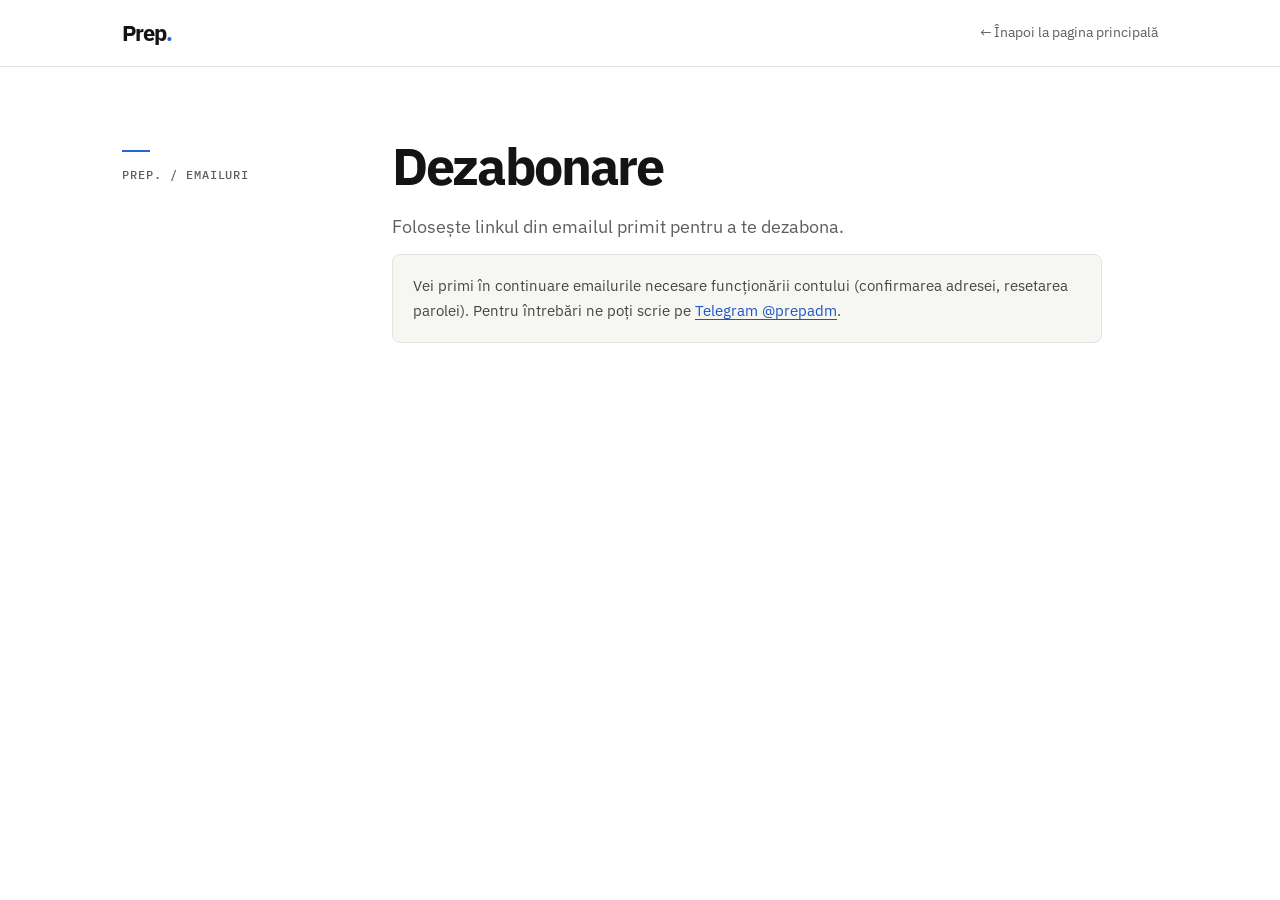
<file: dezabonare.html>
<!doctype html>
<html lang="ro">
<head>
<meta charset="utf-8">
<meta name="viewport" content="width=device-width,initial-scale=1">
<meta name="robots" content="noindex">
<title>Dezabonare | Prep.</title>
<link rel="preconnect" href="https://fonts.googleapis.com">
<link rel="preconnect" href="https://fonts.gstatic.com" crossorigin>
<link href="https://fonts.googleapis.com/css2?family=IBM+Plex+Mono:wght@400;500;600&family=IBM+Plex+Sans:wght@400;500;600;700&display=swap" rel="stylesheet">
<link rel="stylesheet" href="legal.css">
</head>
<body>
<header class="legal-nav"><div class="legal-nav-inner"><a class="legal-brand" href="./" aria-label="Prep. — pagina principală">Prep<span>.</span></a><a class="legal-back" href="./">← Înapoi la pagina principală</a></div></header>
<main class="legal-main"><div class="legal-layout"><div class="legal-kicker">Prep. / Emailuri</div><article class="legal-content">
<h1 id="t">Dezabonare</h1>
<p class="legal-lead" id="m">Se verifică…</p>
<div class="legal-note">Vei primi în continuare emailurile necesare funcționării contului (confirmarea adresei, resetarea parolei). Pentru întrebări ne poți scrie pe <a href="https://t.me/prepadm" target="_blank" rel="noopener noreferrer">Telegram @prepadm</a>.</div>
</article></div></main>
<script>
(function(){
  var ok=new URLSearchParams(location.search).get('status');
  var t=document.getElementById('t'),m=document.getElementById('m');
  if(ok==='ok'){t.textContent='Te-ai dezabonat';m.textContent='Nu vei mai primi mesajele de reamintire de la Prep.';}
  else if(ok==='error'){t.textContent='Nu am putut procesa cererea';m.textContent='Linkul este invalid sau a expirat. Scrie-ne pe Telegram și te dezabonăm manual.';}
  else{t.textContent='Dezabonare';m.textContent='Folosește linkul din emailul primit pentru a te dezabona.';}
})();
</script>
</body>
</html>
</file>
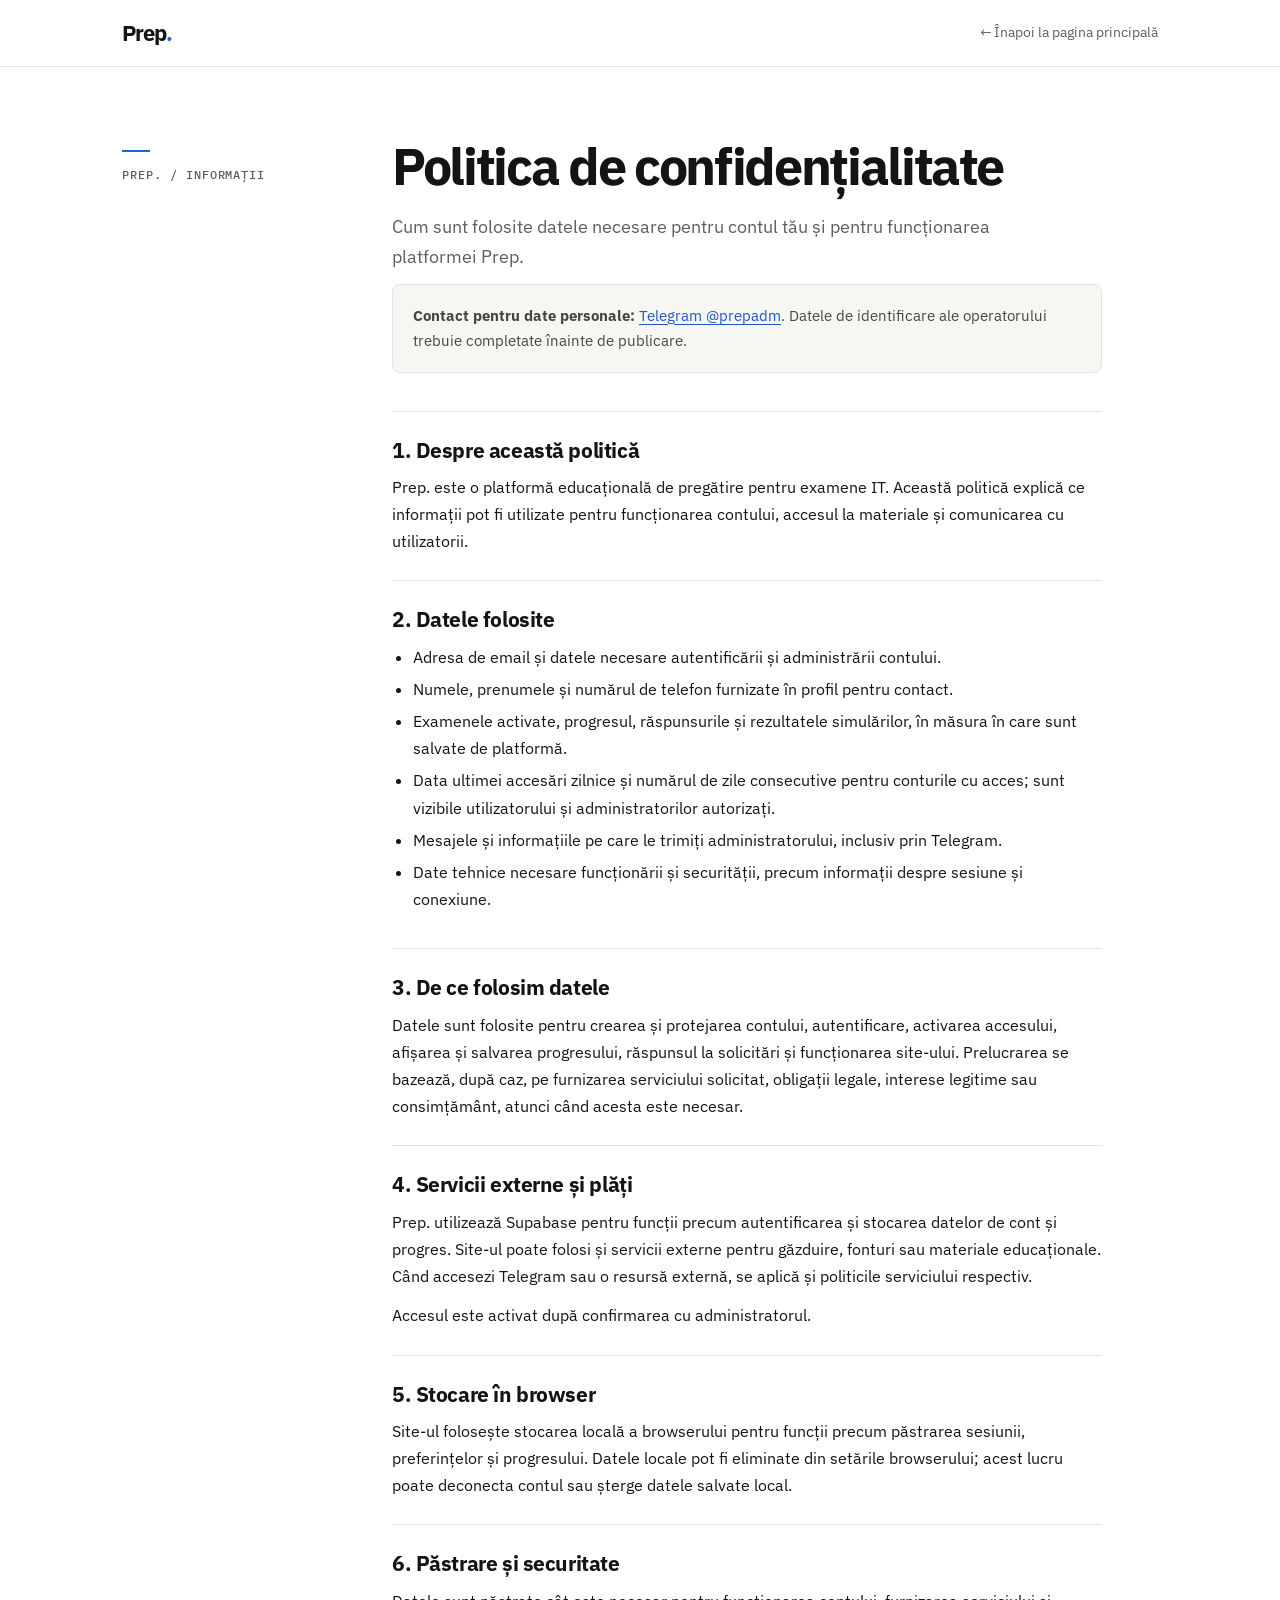
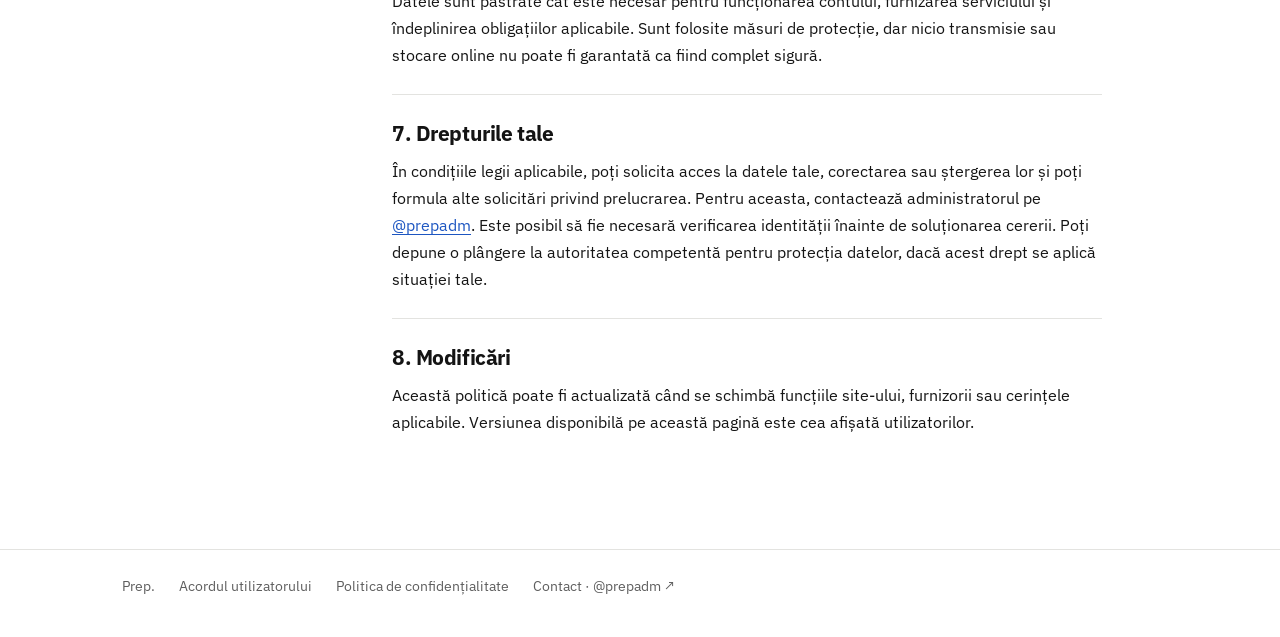
<file: politica-de-confidentialitate.html>
<!doctype html>
<html lang="ro">
<head>
<meta charset="utf-8">
<meta name="viewport" content="width=device-width,initial-scale=1">
<meta name="referrer" content="strict-origin-when-cross-origin">
<title>Politica de confidențialitate | Prep.</title>
<meta name="description" content="Cum sunt folosite datele necesare pentru contul tău și pentru funcționarea platformei Prep.">
<link rel="preconnect" href="https://fonts.googleapis.com">
<link rel="preconnect" href="https://fonts.gstatic.com" crossorigin>
<link href="https://fonts.googleapis.com/css2?family=IBM+Plex+Mono:wght@400;500;600&family=IBM+Plex+Sans:wght@400;500;600;700&display=swap" rel="stylesheet">
<link rel="stylesheet" href="legal.css">
</head>
<body>
<header class="legal-nav"><div class="legal-nav-inner"><a class="legal-brand" href="./" aria-label="Prep — pagina principală">Prep<span>.</span></a><a class="legal-back" href="./">← Înapoi la pagina principală</a></div></header>
<main class="legal-main"><div class="legal-layout"><div class="legal-kicker">Prep. / Informații</div><article class="legal-content">
<h1>Politica de confidențialitate</h1><p class="legal-lead">Cum sunt folosite datele necesare pentru contul tău și pentru funcționarea platformei Prep.</p>
<div class="legal-note"><strong>Contact pentru date personale:</strong> <a href="https://t.me/prepadm" target="_blank" rel="noopener noreferrer">Telegram @prepadm</a>. Datele de identificare ale operatorului trebuie completate înainte de publicare.</div>
<section><h2>1. Despre această politică</h2><p>Prep. este o platformă educațională de pregătire pentru examene IT. Această politică explică ce informații pot fi utilizate pentru funcționarea contului, accesul la materiale și comunicarea cu utilizatorii.</p></section>
<section><h2>2. Datele folosite</h2><ul><li>Adresa de email și datele necesare autentificării și administrării contului.</li><li>Numele, prenumele și numărul de telefon furnizate în profil pentru contact.</li><li>Examenele activate, progresul, răspunsurile și rezultatele simulărilor, în măsura în care sunt salvate de platformă.</li><li>Data ultimei accesări zilnice și numărul de zile consecutive pentru conturile cu acces; sunt vizibile utilizatorului și administratorilor autorizați.</li><li>Mesajele și informațiile pe care le trimiți administratorului, inclusiv prin Telegram.</li><li>Date tehnice necesare funcționării și securității, precum informații despre sesiune și conexiune.</li></ul></section>
<section><h2>3. De ce folosim datele</h2><p>Datele sunt folosite pentru crearea și protejarea contului, autentificare, activarea accesului, afișarea și salvarea progresului, răspunsul la solicitări și funcționarea site-ului. Prelucrarea se bazează, după caz, pe furnizarea serviciului solicitat, obligații legale, interese legitime sau consimțământ, atunci când acesta este necesar.</p></section>
<section><h2>4. Servicii externe și plăți</h2><p>Prep. utilizează Supabase pentru funcții precum autentificarea și stocarea datelor de cont și progres. Site-ul poate folosi și servicii externe pentru găzduire, fonturi sau materiale educaționale. Când accesezi Telegram sau o resursă externă, se aplică și politicile serviciului respectiv.</p><p>Accesul este activat după confirmarea cu administratorul.</p></section>
<section><h2>5. Stocare în browser</h2><p>Site-ul folosește stocarea locală a browserului pentru funcții precum păstrarea sesiunii, preferințelor și progresului. Datele locale pot fi eliminate din setările browserului; acest lucru poate deconecta contul sau șterge datele salvate local.</p></section>
<section><h2>6. Păstrare și securitate</h2><p>Datele sunt păstrate cât este necesar pentru funcționarea contului, furnizarea serviciului și îndeplinirea obligațiilor aplicabile. Sunt folosite măsuri de protecție, dar nicio transmisie sau stocare online nu poate fi garantată ca fiind complet sigură.</p></section>
<section><h2>7. Drepturile tale</h2><p>În condițiile legii aplicabile, poți solicita acces la datele tale, corectarea sau ștergerea lor și poți formula alte solicitări privind prelucrarea. Pentru aceasta, contactează administratorul pe <a href="https://t.me/prepadm" target="_blank" rel="noopener noreferrer">@prepadm</a>. Este posibil să fie necesară verificarea identității înainte de soluționarea cererii. Poți depune o plângere la autoritatea competentă pentru protecția datelor, dacă acest drept se aplică situației tale.</p></section>
<section><h2>8. Modificări</h2><p>Această politică poate fi actualizată când se schimbă funcțiile site-ului, furnizorii sau cerințele aplicabile. Versiunea disponibilă pe această pagină este cea afișată utilizatorilor.</p></section>
</article></div></main>
<footer class="legal-footer"><div class="legal-footer-inner"><a href="./">Prep.</a><a href="termeni-si-conditii.html">Acordul utilizatorului</a><a href="politica-de-confidentialitate.html">Politica de confidențialitate</a><a href="https://t.me/prepadm" target="_blank" rel="noopener noreferrer">Contact · @prepadm ↗</a></div></footer>
</body></html>
</file>
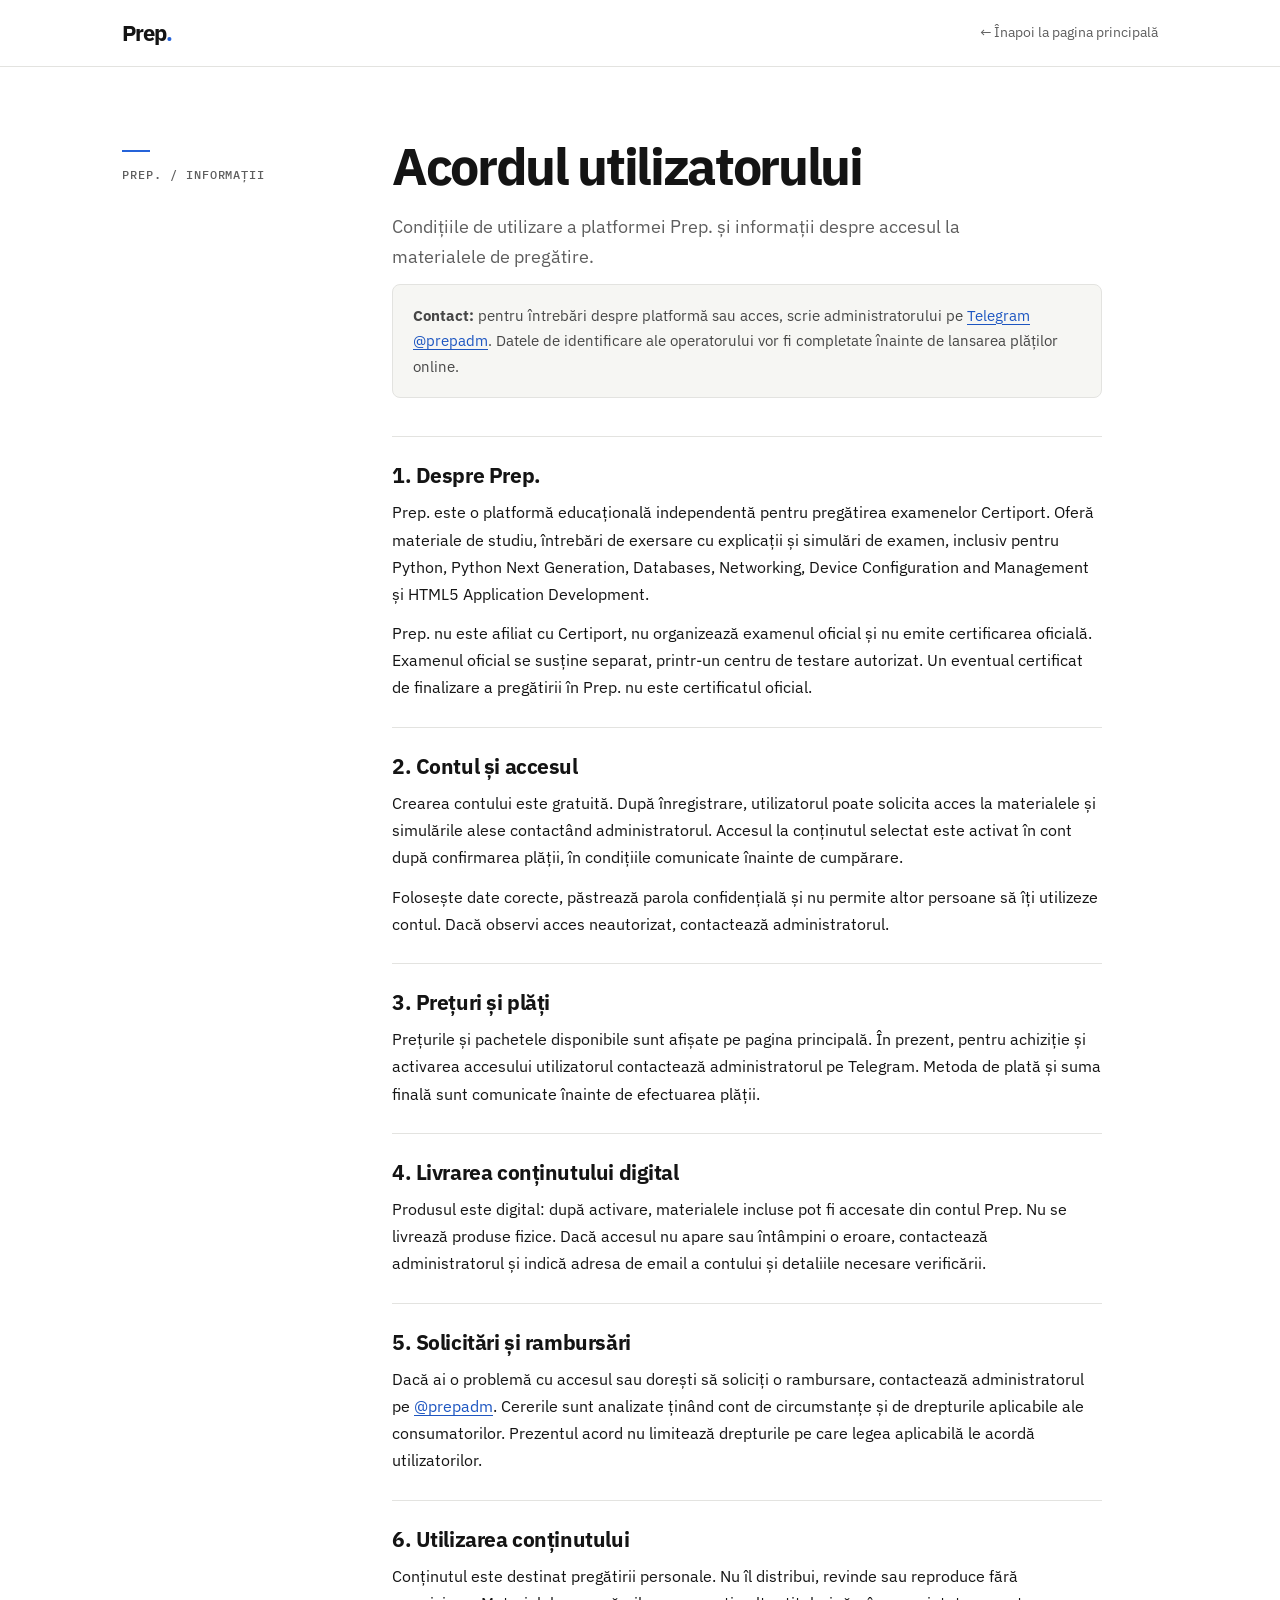
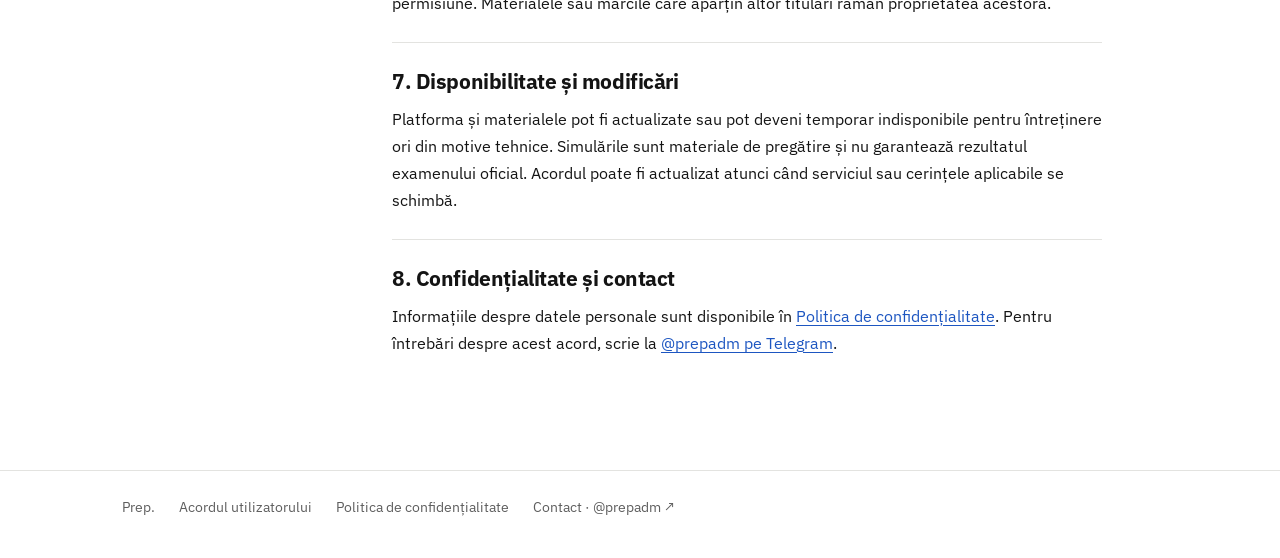
<file: termeni-si-conditii.html>
<!doctype html>
<html lang="ro">
<head>
<meta charset="utf-8">
<meta name="viewport" content="width=device-width,initial-scale=1">
<meta name="referrer" content="strict-origin-when-cross-origin">
<title>Acordul utilizatorului | Prep.</title>
<meta name="description" content="Condițiile de utilizare a platformei Prep. și informații despre accesul la materialele de pregătire.">
<link rel="preconnect" href="https://fonts.googleapis.com">
<link rel="preconnect" href="https://fonts.gstatic.com" crossorigin>
<link href="https://fonts.googleapis.com/css2?family=IBM+Plex+Mono:wght@400;500;600&family=IBM+Plex+Sans:wght@400;500;600;700&display=swap" rel="stylesheet">
<link rel="stylesheet" href="legal.css">
</head>
<body>
<header class="legal-nav"><div class="legal-nav-inner"><a class="legal-brand" href="./" aria-label="Prep — pagina principală">Prep<span>.</span></a><a class="legal-back" href="./">← Înapoi la pagina principală</a></div></header>
<main class="legal-main"><div class="legal-layout"><div class="legal-kicker">Prep. / Informații</div><article class="legal-content">
<h1>Acordul utilizatorului</h1><p class="legal-lead">Condițiile de utilizare a platformei Prep. și informații despre accesul la materialele de pregătire.</p>
<div class="legal-note"><strong>Contact:</strong> pentru întrebări despre platformă sau acces, scrie administratorului pe <a href="https://t.me/prepadm" target="_blank" rel="noopener noreferrer">Telegram @prepadm</a>. Datele de identificare ale operatorului vor fi completate înainte de lansarea plăților online.</div>
<section><h2>1. Despre Prep.</h2><p>Prep. este o platformă educațională independentă pentru pregătirea examenelor Certiport. Oferă materiale de studiu, întrebări de exersare cu explicații și simulări de examen, inclusiv pentru Python, Python Next Generation, Databases, Networking, Device Configuration and Management și HTML5 Application Development.</p><p>Prep. nu este afiliat cu Certiport, nu organizează examenul oficial și nu emite certificarea oficială. Examenul oficial se susține separat, printr-un centru de testare autorizat. Un eventual certificat de finalizare a pregătirii în Prep. nu este certificatul oficial.</p></section>
<section><h2>2. Contul și accesul</h2><p>Crearea contului este gratuită. După înregistrare, utilizatorul poate solicita acces la materialele și simulările alese contactând administratorul. Accesul la conținutul selectat este activat în cont după confirmarea plății, în condițiile comunicate înainte de cumpărare.</p><p>Folosește date corecte, păstrează parola confidențială și nu permite altor persoane să îți utilizeze contul. Dacă observi acces neautorizat, contactează administratorul.</p></section>
<section><h2>3. Prețuri și plăți</h2><p>Prețurile și pachetele disponibile sunt afișate pe pagina principală. În prezent, pentru achiziție și activarea accesului utilizatorul contactează administratorul pe Telegram. Metoda de plată și suma finală sunt comunicate înainte de efectuarea plății.</p></section>
<section><h2>4. Livrarea conținutului digital</h2><p>Produsul este digital: după activare, materialele incluse pot fi accesate din contul Prep. Nu se livrează produse fizice. Dacă accesul nu apare sau întâmpini o eroare, contactează administratorul și indică adresa de email a contului și detaliile necesare verificării.</p></section>
<section><h2>5. Solicitări și rambursări</h2><p>Dacă ai o problemă cu accesul sau dorești să soliciți o rambursare, contactează administratorul pe <a href="https://t.me/prepadm" target="_blank" rel="noopener noreferrer">@prepadm</a>. Cererile sunt analizate ținând cont de circumstanțe și de drepturile aplicabile ale consumatorilor. Prezentul acord nu limitează drepturile pe care legea aplicabilă le acordă utilizatorilor.</p></section>
<section><h2>6. Utilizarea conținutului</h2><p>Conținutul este destinat pregătirii personale. Nu îl distribui, revinde sau reproduce fără permisiune. Materialele sau mărcile care aparțin altor titulari rămân proprietatea acestora.</p></section>
<section><h2>7. Disponibilitate și modificări</h2><p>Platforma și materialele pot fi actualizate sau pot deveni temporar indisponibile pentru întreținere ori din motive tehnice. Simulările sunt materiale de pregătire și nu garantează rezultatul examenului oficial. Acordul poate fi actualizat atunci când serviciul sau cerințele aplicabile se schimbă.</p></section>
<section><h2>8. Confidențialitate și contact</h2><p>Informațiile despre datele personale sunt disponibile în <a href="politica-de-confidentialitate.html">Politica de confidențialitate</a>. Pentru întrebări despre acest acord, scrie la <a href="https://t.me/prepadm" target="_blank" rel="noopener noreferrer">@prepadm pe Telegram</a>.</p></section>
</article></div></main>
<footer class="legal-footer"><div class="legal-footer-inner"><a href="./">Prep.</a><a href="termeni-si-conditii.html">Acordul utilizatorului</a><a href="politica-de-confidentialitate.html">Politica de confidențialitate</a><a href="https://t.me/prepadm" target="_blank" rel="noopener noreferrer">Contact · @prepadm ↗</a></div></footer>
</body></html>
</file>
<file: legal.css>
:root{color-scheme:light;--ink:#141414;--mut:#5e5e5e;--line:#e3e3e0;--soft:#f6f6f3;--blue:#2563d9}
*{box-sizing:border-box}
body{margin:0;background:#fff;color:var(--ink);font-family:'IBM Plex Sans',-apple-system,BlinkMacSystemFont,'Segoe UI',sans-serif;font-size:16px;line-height:1.7}
a{color:inherit}a:focus-visible{outline:2px solid var(--blue);outline-offset:4px}
.legal-nav{border-bottom:1px solid var(--line)}.legal-nav-inner{max-width:1100px;margin:auto;padding:0 32px;min-height:66px;display:flex;align-items:center;justify-content:space-between;gap:20px}.legal-brand{font-size:22px;letter-spacing:-.04em;font-weight:700;text-decoration:none}.legal-brand span{color:var(--blue)}.legal-back{font-size:14px;text-decoration:none;color:var(--mut)}.legal-back:hover{color:var(--ink)}
.legal-main{max-width:1100px;margin:0 auto;padding:70px 32px 88px}.legal-layout{display:grid;grid-template-columns:200px minmax(0,710px);gap:70px}.legal-kicker{font:500 12px/1.5 'IBM Plex Mono',monospace;text-transform:uppercase;letter-spacing:.08em;color:var(--mut);padding-top:13px}.legal-kicker:before{content:'';display:block;width:28px;height:2px;background:var(--blue);margin-bottom:14px}.legal-content h1{font-size:clamp(36px,5vw,52px);letter-spacing:-.045em;line-height:1.1;margin:0 0 18px}.legal-lead{font-size:18px;line-height:1.65;color:var(--mut);max-width:640px;margin:0 0 38px}.legal-note{border:1px solid var(--line);background:var(--soft);border-radius:8px;padding:18px 20px;margin:0 0 38px;color:#464646;font-size:15px}.legal-content section{border-top:1px solid var(--line);padding:25px 0}.legal-content h2{margin:0 0 10px;font-size:21px;letter-spacing:-.02em;line-height:1.3}.legal-content p{margin:0 0 12px}.legal-content p:last-child{margin-bottom:0}.legal-content ul{padding-left:21px;margin:10px 0}.legal-content li{margin:5px 0}.legal-content a{color:#1d56c1;text-underline-offset:3px}.legal-footer{border-top:1px solid var(--line)}.legal-footer-inner{max-width:1100px;padding:25px 32px 38px;margin:auto;display:flex;flex-wrap:wrap;gap:10px 24px;font-size:14px;color:var(--mut)}.legal-footer a{text-decoration:none}.legal-footer a:hover{color:var(--ink)}
@media(max-width:680px){.legal-nav-inner{padding:0 20px;min-height:60px}.legal-main{padding:42px 20px 58px}.legal-layout{display:block}.legal-kicker{margin:0 0 28px;padding:0}.legal-content h1{font-size:36px}.legal-lead{font-size:16px}.legal-footer-inner{padding:22px 20px 32px}.legal-content section{padding:23px 0}}
</file>
